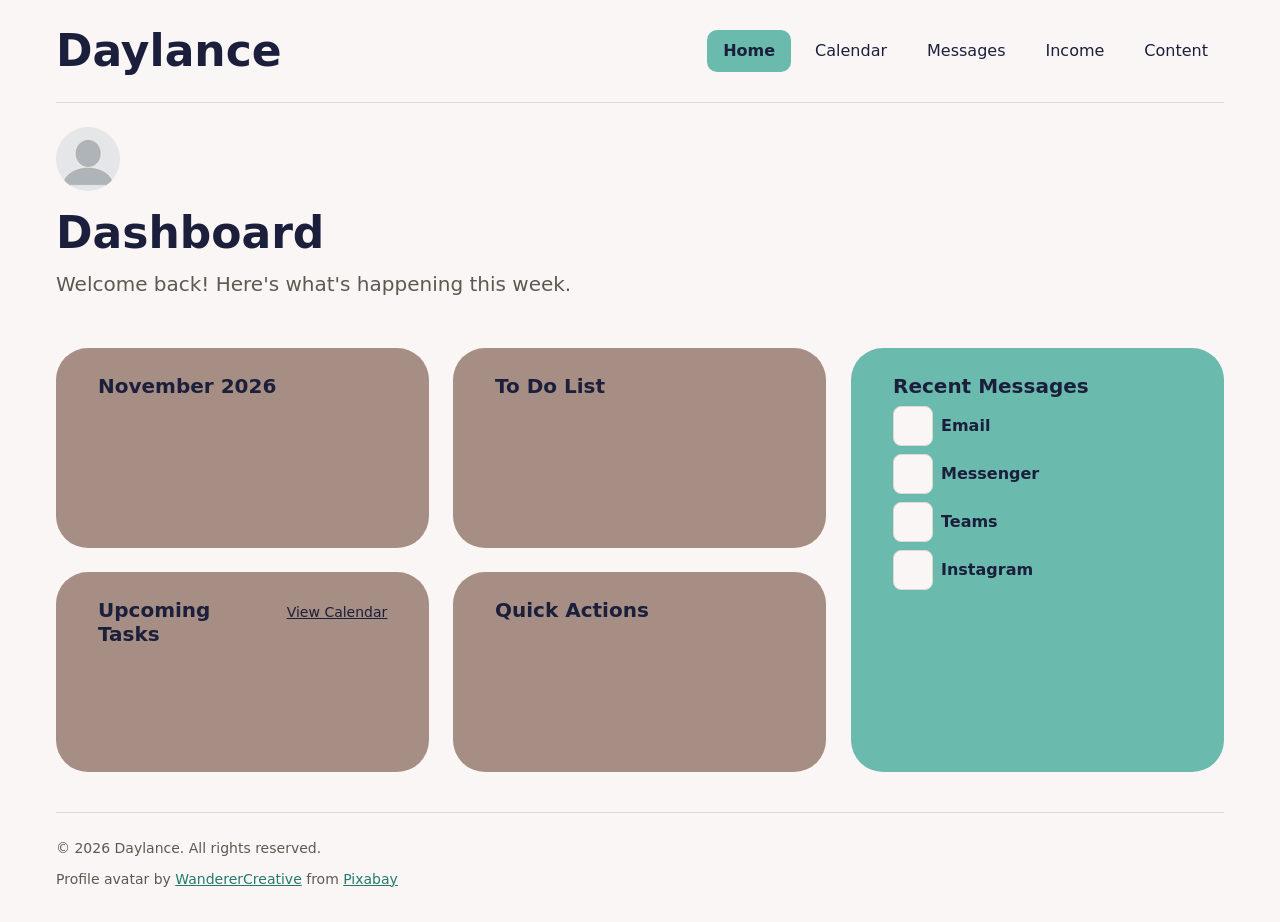
<file: index.html>
<!DOCTYPE html>
<html lang="en">

<head>
    <meta charset="UTF-8">
    <meta name="viewport" content="width=device-width, initial-scale=1.0">
    <title>Organize Your Freelance Life in One Place | Daylance</title>
    <meta name="description"
        content="Stop juggling different apps. Daylance keeps your bookings, client messages, income and content calendar in one place, built for freelancers who do it all.">
    <link rel="canonical" href="https://shep0199.github.io/Daylance/">
    <link rel="stylesheet" href="style.css">
</head>

<body>

    <!-- Accessibility: Skip navigation to main content -->
    <a href="#main-content" class="skip-link">
        Skip to main content
    </a>

    <!-- Wrapper: holds all page content -->
    <div class="wrapper">

        <!-- Header: Daylance branding and website navigation -->

        <header class="site-header">
            <p class="site-name">Daylance</p>

            <!-- Main navigation: one link for each page in the site map -->
            <nav aria-label="Main">
                <ul class="nav-list">
                    <li><a href="index.html" aria-current="page">Home</a></li>
                    <li><a href="calendar.html">Calendar</a></li>
                    <li><a href="messages.html">Messages</a></li>
                    <li><a href="income.html">Income</a></li>
                    <li><a href="content.html">Content</a></li>
                </ul>
            </nav>
        </header>


        <!-- Main: Homepage dashboard content -->
        <main id="main-content" tabindex="-1">
            <!-- Welcome heading -->
            <section id="welcome">
                <img src="images/profile-avatar.jpeg" alt="Your profile picture" width="64" height="64">
                <h1>Dashboard</h1>
                <p>Welcome back! Here's what's happening this week.</p>
            </section>
            <!-- Card row: dashboard cards -->
            <div class="cards">

                <!-- Mini calendar -->
                <section class="card">
                    <div class="card-inner">
                        <h2>November 2026</h2>
                    </div>
                </section>

                <!-- Upcoming tasks -->
                <section class="card">
                    <div class="card-inner">
                        <h2>Upcoming Tasks</h2>
                        <a href="calendar.html">View Calendar</a>
                    </div>
                </section>

                <!-- To-do list -->
                <section class="card">
                    <div class="card-inner">
                        <h2>To Do List</h2>
                    </div>
                </section>

                <!-- Quick actions -->
                <section class="card">
                    <div class="card-inner">
                        <h2>Quick Actions</h2>
                    </div>
                </section>

                <!-- Recent messages: each message is its own article -->
                <section id="messages" class="card card-highlight">
                    <div class="card-inner">
                        <h2>Recent Messages</h2>
                        <article>
                            <h3>Email<span class="visually-hidden"> messages</span></h3>
                        </article>
                        <article>
                            <h3>Messenger<span class="visually-hidden"> messages</span></h3>
                        </article>
                        <article>
                            <h3>Teams<span class="visually-hidden"> messages</span></h3>
                        </article>
                        <article>
                            <h3>Instagram<span class="visually-hidden"> messages</span></h3>
                        </article>
                    </div>
                </section>

            </div> <!-- Closes Dashboard cards container -->

        </main>

        <!-- Footer: Website information -->
        <footer>
            <p>&copy; 2026 Daylance. All rights reserved.</p>
            <p>Profile avatar by <a href="https://pixabay.com/users/wanderercreative-855399/">WandererCreative</a> from
                <a href="https://pixabay.com/vectors/blank-profile-picture-mystery-man-973460/">Pixabay</a>
            </p>
        </footer>
    </div> <!-- Closes Wrapper -->
</body>

</html>

<!-- Accessibility testing: Nov 8, 2026

     1. Keyboard test: PASSED
        - Navigated the whole page using only Tab, Shift+Tab and Enter.
        - Skip link appears on the first Tab and jumps to main content.
        - Focus outline is visible on every link and control, in reading order.

     2. Lighthouse Accessibility audit: PASSED (score 100%)
        - No issues flagged.

     3. W3C Markup Validator: PASSED
        - Zero errors.
-->

<!-- Heading audit: Nov 15, 2026

     1. One <h1> per page: PASSED
        - Moved site name out of <h1> into <p class="site-name">.
        - <h1> now states the page topic: "Dashboard".

     2. Logical <h2> sequence: PASSED
        - Each dashboard card is now an <h2>, since they are separate sections,
          not parts of the welcome message.
        - Message sources (Email, Messenger, Teams, Instagram) are <h3> under
          "Recent Messages".

     3. No skipped levels: PASSED
        - Heading sizes are controlled in CSS, not by heading level.
-->
</file>
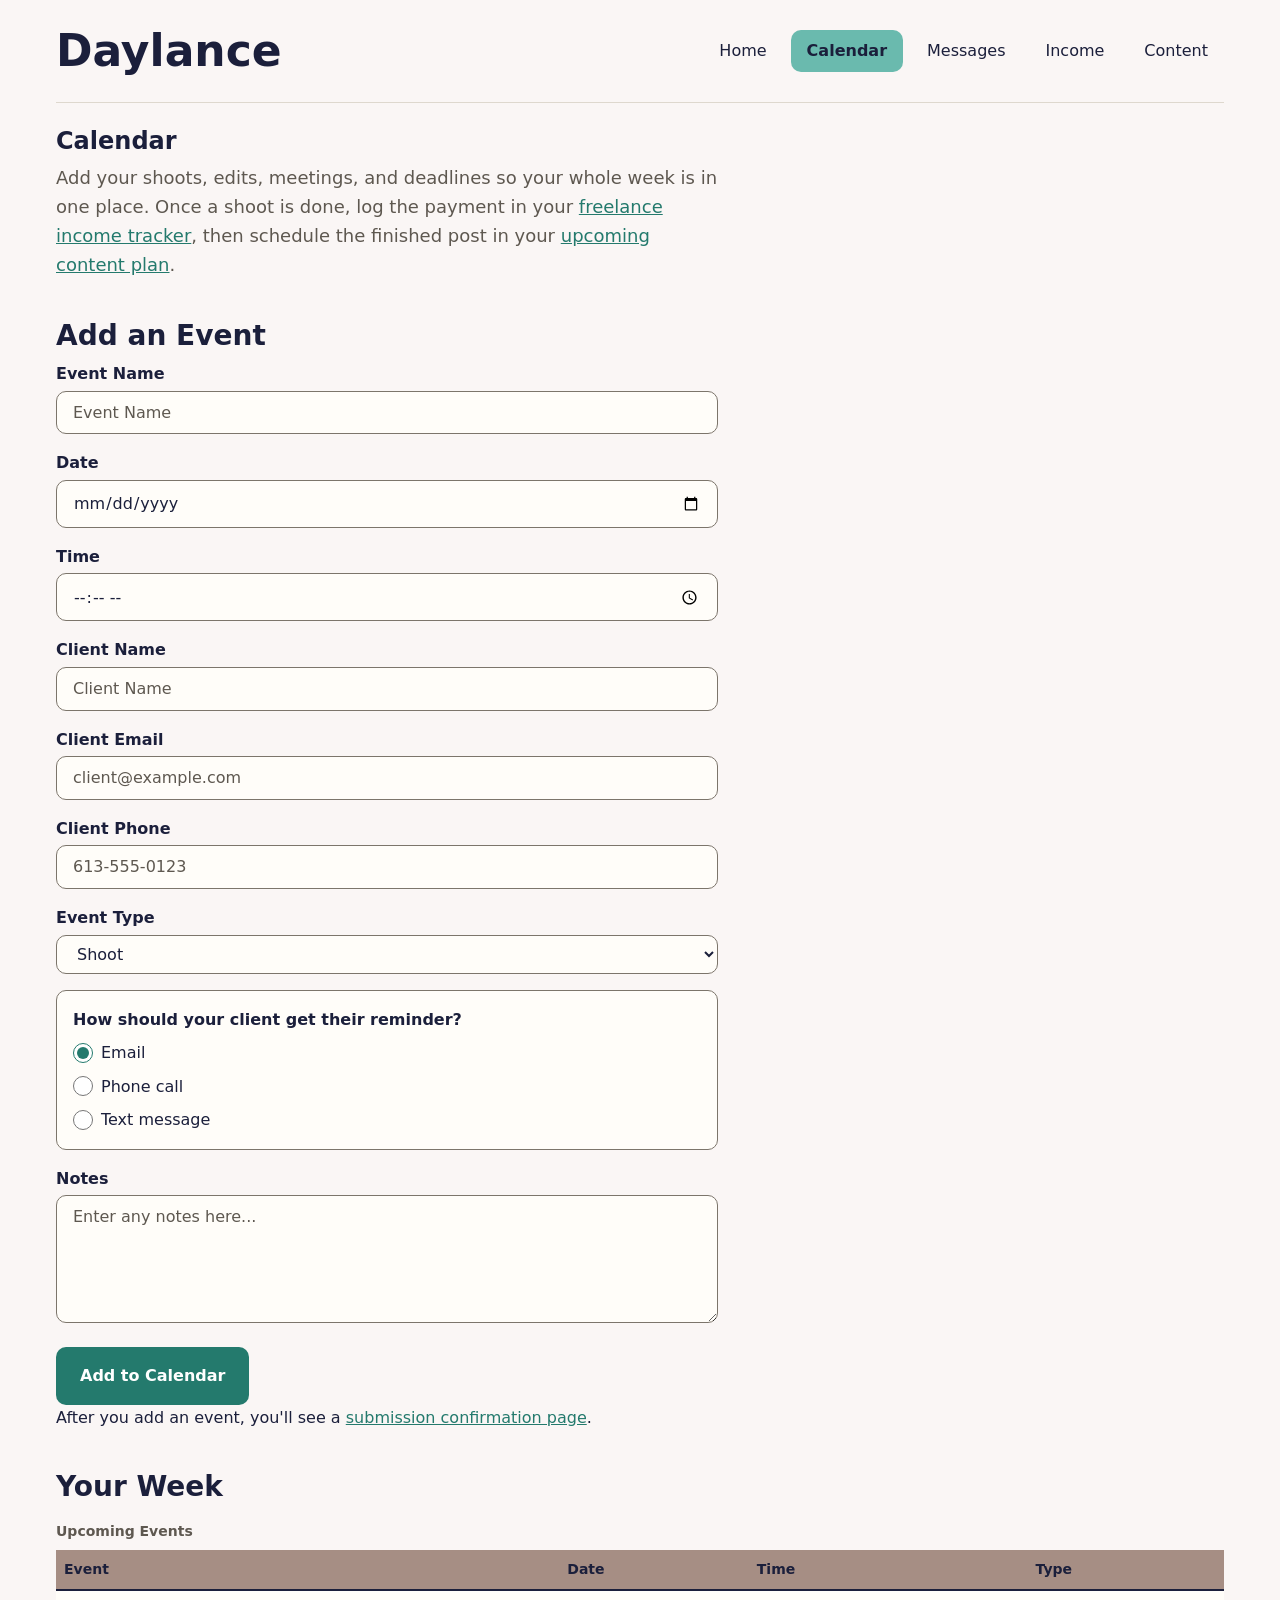
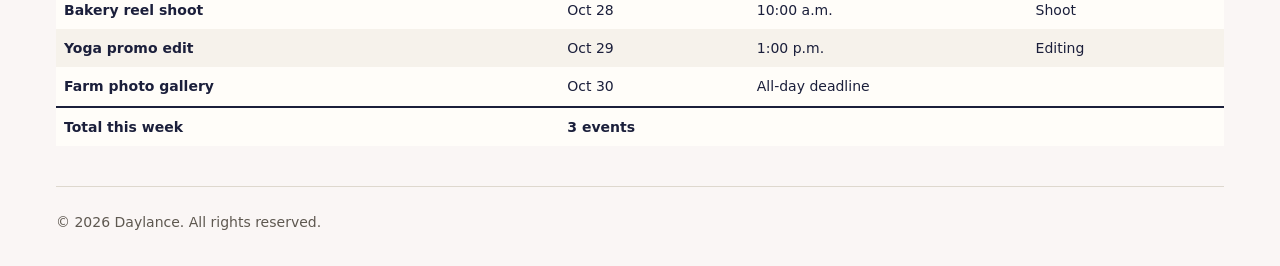
<file: calendar.html>
<!DOCTYPE html>
<html lang="en">

<head>
    <meta charset="UTF-8">
    <meta name="viewport" content="width=device-width, initial-scale=1.0">
    <title>Freelance Booking Calendar | Daylance</title>
    <meta name="description"
        content="Add shoots, edits, client meetings and deadlines to one calendar, and see your whole freelance week at a glance with Daylance.">
    <link rel="canonical" href="https://shep0199.github.io/Daylance/calendar.html">

    <!-- Open Graph: the preview card when this page is shared -->
    <meta property="og:title" content="Freelance Booking Calendar | Daylance">
    <meta property="og:description"
        content="Add shoots, edits, client meetings and deadlines to one calendar, and see your whole freelance week at a glance.">
    <meta property="og:image" content="https://shep0199.github.io/Daylance/images/og-calendar-image.png">
    <meta property="og:image:width" content="1200">
    <meta property="og:image:height" content="630">
    <meta property="og:url" content="https://shep0199.github.io/Daylance/calendar.html">
    <meta property="og:type" content="website">

    <!-- Structured data: the three events in the "Your Week" table -->
    <script type="application/ld+json">
{
  "@context": "https://schema.org",
  "@graph": [
    {
      "@type": "Event",
      "name": "Bakery reel shoot",
      "startDate": "2026-10-28T10:00",
      "description": "Shoot"
    },
    {
      "@type": "Event",
      "name": "Yoga promo edit",
      "startDate": "2026-10-29T13:00",
      "description": "Editing"
    },
    {
      "@type": "Event",
      "name": "Farm photo gallery",
      "startDate": "2026-10-30",
      "description": "All-day deadline"
    }
  ]
}
</script>

    <link rel="stylesheet" href="style.css">
</head>

<body>
    <!-- Accessibility: Skip navigation to main content -->
    <a href="#main-content" class="skip-link">
        Skip to main content
    </a>

    <!-- Wrapper: holds all page content -->
    <div class="wrapper">

        <!-- Header: Daylance branding and website navigation -->

        <header class="site-header">
            <p class="site-name">Daylance</p>

            <!-- Main navigation: one link for each page in the site map -->
            <nav aria-label="Main">
                <ul class="nav-list">
                    <li><a href="index.html">Home</a></li>
                    <li><a href="calendar.html" aria-current="page">Calendar</a></li>
                    <li><a href="messages.html">Messages</a></li>
                    <li><a href="income.html">Income</a></li>
                    <li><a href="content.html">Content</a></li>
                </ul>
            </nav>
        </header>

        <!-- Main: Calendar page content -->
        <main id="main-content" tabindex="-1">

            <!-- Intro -->
            <section id="calendar-intro">
                <h1>Calendar</h1>
                <p>Add your shoots, edits, meetings, and deadlines so your whole week is in one place.
                    Once a shoot is done, log the payment in your <a href="income.html">freelance income tracker</a>,
                    then schedule the finished post in your <a href="content.html">upcoming content plan</a>.</p>
            </section>

            <!-- Form: freelancer adds an event to their calendar -->
            <section id="add-event">
                <h2>Add an Event</h2>

                <!--I used post because the form creates new data (a calendar event) and includes private details like client names and notes. get would put all of that in the URL, where it’s visible, saved in history, and could be resubmitted by accident. get is only for forms that retrieve data, like search-->

                <form action="result.html" method="post">
                    <div>
                        <label for="event-name">Event Name</label>
                        <input type="text" id="event-name" name="eventname" placeholder="Event Name" required>
                    </div>

                    <div>
                        <label for="event-date">Date</label>
                        <input type="date" id="event-date" name="eventdate" required>
                    </div>

                    <div>
                        <label for="event-time">Time</label>
                        <input type="time" id="event-time" name="eventtime">
                    </div>

                    <div>
                        <label for="client-name">Client Name</label>
                        <input type="text" id="client-name" name="clientname" placeholder="Client Name" required>
                    </div>

                    <div>
                        <label for="client-email">Client Email</label>
                        <input type="email" id="client-email" name="clientemail" placeholder="client@example.com"
                            required>
                    </div>

                    <div>
                        <label for="client-phone">Client Phone</label>
                        <input type="tel" id="client-phone" name="clientphone" placeholder="613-555-0123">
                    </div>

                    <div>
                        <label for="event-type">Event Type</label>
                        <select name="eventtype" id="event-type">
                            <option value="shoot">Shoot</option>
                            <option value="edit">Editing</option>
                            <option value="meeting">Meeting or Call</option>
                            <option value="deadline">Deadline</option>
                            <option value="admin">Admin</option>
                        </select>
                    </div>

                    <div>
                        <fieldset>
                            <legend>How should your client get their reminder?</legend>

                            <input type="radio" id="contact-email" name="contactmethod" value="email" checked>
                            <label for="contact-email">Email</label>

                            <input type="radio" id="contact-phone" name="contactmethod" value="phone">
                            <label for="contact-phone">Phone call</label>

                            <input type="radio" id="contact-text" name="contactmethod" value="text">
                            <label for="contact-text">Text message</label>
                        </fieldset>
                    </div>

                    <div>
                        <label for="notes">Notes</label>
                        <textarea name="notes" id="notes" placeholder="Enter any notes here..."></textarea>
                    </div>
                    <div>
                        <button type="submit">Add to Calendar</button>
                    </div>

                </form>
                <p>After you add an event, you'll see a <a href="result.html">submission confirmation page</a>.</p>
            </section>

            <!-- Table: the freelancer's upcoming events -->
            <!-- Sample entries: shows what saved events will look like. Real saving needs JavaScript, added later. -->
            <section id="upcoming-events">
                <h2>Your Week</h2>

                <table>
                    <caption>Upcoming Events</caption>
                    <thead>
                        <tr>
                            <th scope="col">Event</th>
                            <th scope="col">Date</th>
                            <th scope="col">Time</th>
                            <th scope="col">Type</th>
                        </tr>
                    </thead>
                    <tbody>
                        <tr>
                            <th scope="row">Bakery reel shoot</th>
                            <td><time datetime="2026-10-28">Oct 28</time></td>
                            <td>10:00 a.m.</td>
                            <td>Shoot</td>
                        </tr>
                        <tr>
                            <th scope="row">Yoga promo edit</th>
                            <td><time datetime="2026-10-29">Oct 29</time></td>
                            <td>1:00 p.m.</td>
                            <td>Editing</td>
                        </tr>
                        <tr>
                            <th scope="row">Farm photo gallery</th>
                            <td><time datetime="2026-10-30">Oct 30</time></td>
                            <!-- colspan: "All-day deadline" covers both the Time and Type columns -->
                            <td colspan="2">All-day deadline</td>
                        </tr>
                    </tbody>
                    <tfoot>
                        <tr>
                            <th scope="row">Total this week</th>
                            <!-- colspan: one total covers the Date, Time, and Type columns -->
                            <td colspan="3">3 events</td>
                        </tr>
                    </tfoot>

                </table>
            </section>


        </main>

        <!-- Footer: Website information -->
        <footer>
            <p>&copy; 2026 Daylance. All rights reserved.</p>
        </footer>
        <!-- Closes Wrapper -->

    </div>

</body>

</html>

<!-- SEO audit (Week 11): Nov 23, 2026

     Lighthouse SEO before:
        - Tested on Live Server, Lighthouse 13.5.0, Emulated Desktop, SEO only
        - Score: 90
        - Flagged: "Document does not have a meta description"

    Changes:
        1. Moved site name out of <h1> into <p class="site-name">. <h1> is now "Calendar".
        2. Added keyword title, meta description and canonical link (fixes the flagged item).
        3. Added a 1200x630 preview image (images/og-calendar-image.png).
        4. Added og:title, og:description, og:image, og:url and og:type, all with absolute URLs,
           plus og:image:width and og:image:height.
        5. Wrapped table dates in <time datetime> so the year is on the page.
        6. Added Event JSON-LD for the 3 events in the "Your Week" table. I considered
           ItemList (too generic, it only says "a list") and Schedule (meant for repeating
           events, and these happen once). Event fits best because each row is a one-time
           event with a name, date and time. No location, because the page doesn't show one.
        7. Added 2 contextual links in the intro: "freelance income tracker" and "upcoming content plan".
        8. Linked result.html under the form. It was an orphan (only reachable by form submit,
           which fails on GitHub Pages). All 6 pages are now reachable from Home.

     Lighthouse SEO after:
        - Same setup as before
        - Score: 100
        - Cleared: "Document does not have a meta description"

     Validation:
        - Schema Markup Validator: PASSED, 0 errors, 3 Event items detected
        - W3C Markup Validator: PASSED, 0 errors
        - Facebook Sharing Debugger: preview card shows image, title and description.
          Only warning is fb:app_id, which is Facebook-only and not part of Open Graph.
-->
</file>
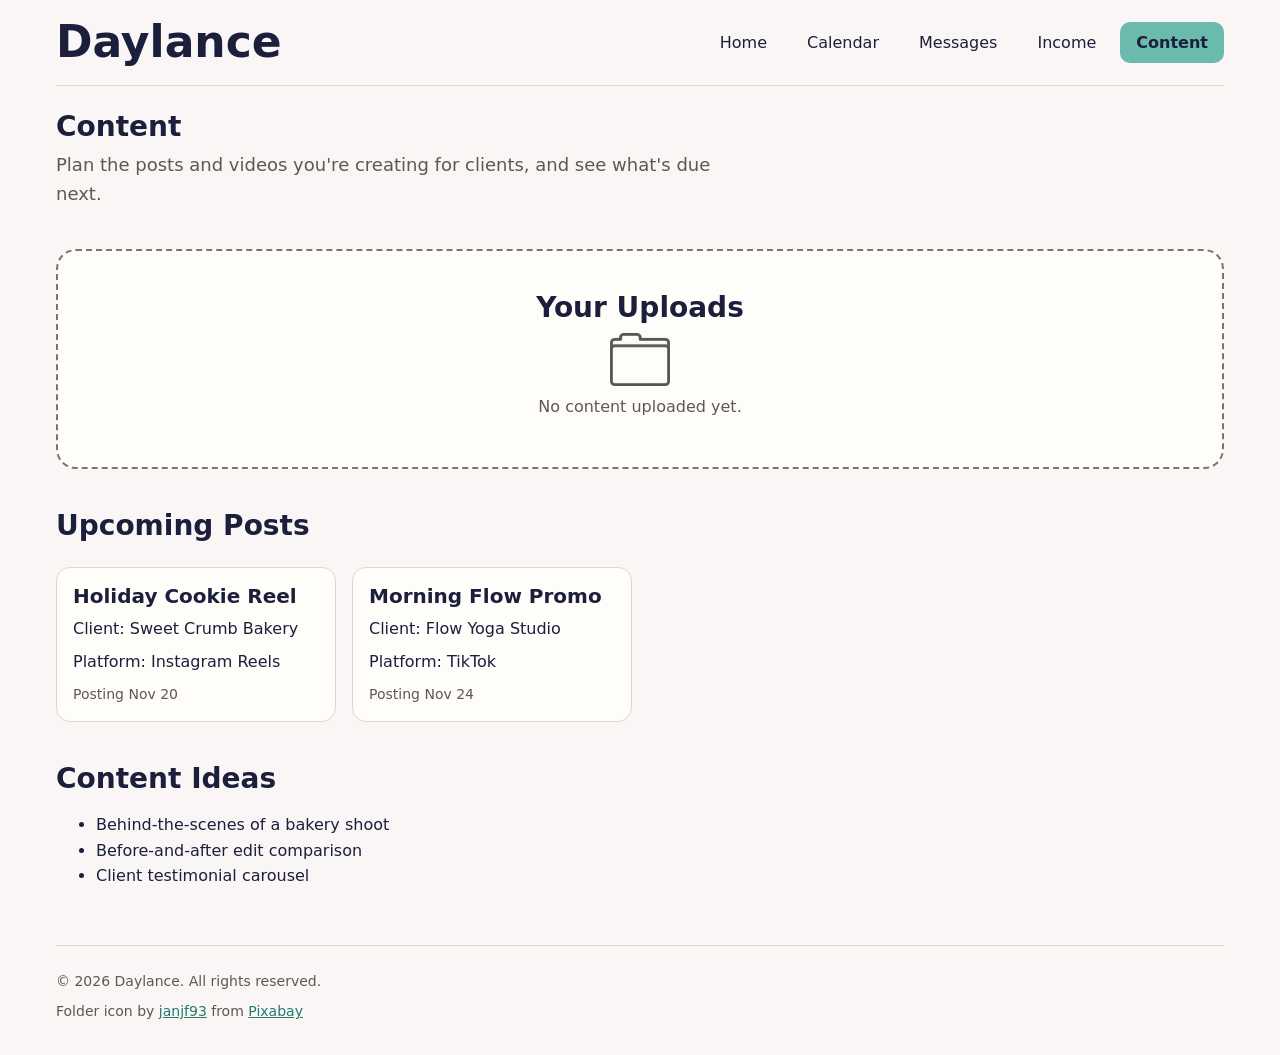
<file: content.html>
<!DOCTYPE html>
<html lang="en">

<head>
    <meta charset="UTF-8">
    <meta name="viewport" content="width=device-width, initial-scale=1.0">
    <title>Daylance | Content</title>
    <link rel="stylesheet" href="style.css">
</head>

<body>
    <!-- Accessibility: Skip navigation to main content -->
    <a href="#main-content" class="skip-link">
        Skip to main content
    </a>

    <!-- Wrapper: holds all page content -->
    <div class="wrapper">

        <!-- Header: Daylance branding and website navigation -->

        <header class="site-header">
            <h1>Daylance</h1>

            <!-- Main navigation: one link for each page in the site map -->
            <nav aria-label="Main">
                <ul class="nav-list">
                    <li><a href="index.html">Home</a></li>
                    <li><a href="calendar.html">Calendar</a></li>
                    <li><a href="messages.html">Messages</a></li>
                    <li><a href="income.html">Income</a></li>
                    <li><a href="content.html" aria-current="page">Content</a></li>
                </ul>
            </nav>
        </header>

        <!-- Main: Content page content -->
        <main id="main-content" tabindex="-1">

            <!-- Intro -->
            <section id="content-intro">
                <h2>Content</h2>
                <p>Plan the posts and videos you're creating for clients, and see what's due next.</p>

            </section>
            <!-- Empty state: shown when the user hasn't uploaded any content yet -->
            <section id="empty-state">
                <h2>Your Uploads</h2>
                <img src="images/folder-icon.png" alt="" width="96" height="85">
                <p>No content uploaded yet.</p>
            </section>

            <!-- Upcoming content: each post is its own article -->
            <section id="upcoming-content">
                <h2>Upcoming Posts</h2>

                <article>
                    <h3>Holiday Cookie Reel</h3>
                    <p>Client: Sweet Crumb Bakery</p>
                    <p>Platform: Instagram Reels</p>
                    <p>Posting <time datetime="2026-11-20">Nov 20</time></p>
                </article>

                <article>
                    <h3>Morning Flow Promo</h3>
                    <p>Client: Flow Yoga Studio</p>
                    <p>Platform: TikTok</p>
                    <p>Posting <time datetime="2026-11-24">Nov 24</time></p>
                </article>
            </section>

            <!-- Ideas: a simple list, not articles, because ideas don't stand on their own -->
            <section id="content-ideas">
                <h2>Content Ideas</h2>
                <ul>
                    <li>Behind-the-scenes of a bakery shoot</li>
                    <li>Before-and-after edit comparison</li>
                    <li>Client testimonial carousel</li>
                </ul>
            </section>

        </main>

        <!-- Footer: Website information -->
        <footer>
            <p>&copy; 2026 Daylance. All rights reserved.</p>
            <p>Folder icon by <a href="https://pixabay.com/users/janjf93-3084263/">janjf93</a> from <a
                    href="https://pixabay.com/vectors/folder-flat-design-icon-symbol-2103508/">Pixabay</a></p>
        </footer>
        <!-- Closes Wrapper -->

    </div>

</body>

</html>

<!-- Accessibility testing: Nov 8, 2026

     1. Keyboard test: PASSED
        - Navigated the whole page using only Tab, Shift+Tab and Enter.
        - Skip link appears on the first Tab and jumps to main content.
        - Focus outline is visible on every link and control, in reading order.

     2. Lighthouse Accessibility audit: PASSED (score 100%)
        - No issues flagged.

     3. W3C Markup Validator: PASSED
        - Zero errors.
-->
</file>
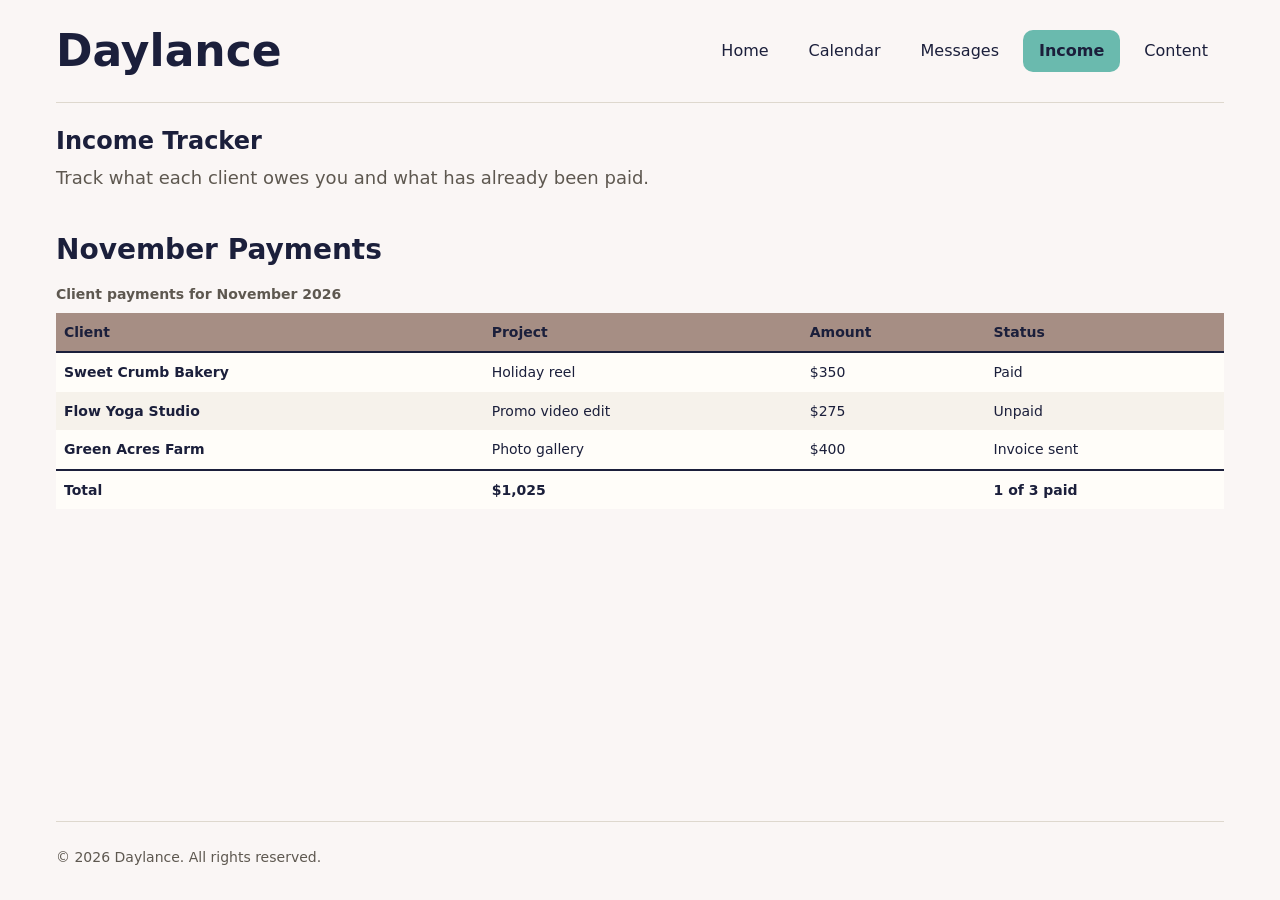
<file: income.html>
<!DOCTYPE html>
<html lang="en">

<head>
    <meta charset="UTF-8">
    <meta name="viewport" content="width=device-width, initial-scale=1.0">
    <title>Income Tracker | Daylance</title>
    <meta name="description"
        content="Log every payment, track unpaid invoices and see your monthly earnings at a glance. Daylance makes freelance money simple, so tax season is never a scramble.">
    <link rel="canonical" href="https://shep0199.github.io/Daylance/income.html">
    <link rel="stylesheet" href="style.css">
</head>

<body>
    <!-- Accessibility: Skip navigation to main content -->
    <a href="#main-content" class="skip-link">
        Skip to main content
    </a>

    <!-- Wrapper: holds all page content -->
    <div class="wrapper">

        <!-- Header: Daylance branding and website navigation -->

        <header class="site-header">
            <p class="site-name">Daylance</p>

            <!-- Main navigation: one link for each page in the site map -->
            <nav aria-label="Main">
                <ul class="nav-list">
                    <li><a href="index.html">Home</a></li>
                    <li><a href="calendar.html">Calendar</a></li>
                    <li><a href="messages.html">Messages</a></li>
                    <li><a href="income.html" aria-current="page">Income</a></li>
                    <li><a href="content.html">Content</a></li>
                </ul>
            </nav>
        </header>

        <!-- Main: Income page content -->
        <main id="main-content" tabindex="-1">

            <!-- Intro -->
            <section id="income-intro">
                <h1>Income Tracker</h1>
                <p>Track what each client owes you and what has already been paid.</p>
            </section>

            <!-- Table: payments this month -->
            <section id="payments">
                <h2>November Payments</h2>

                <table>
                    <caption>Client payments for November 2026</caption>
                    <thead>
                        <tr>
                            <th scope="col">Client</th>
                            <th scope="col">Project</th>
                            <th scope="col">Amount</th>
                            <th scope="col">Status</th>
                        </tr>
                    </thead>
                    <tbody>
                        <tr>
                            <th scope="row">Sweet Crumb Bakery</th>
                            <td>Holiday reel</td>
                            <td>$350</td>
                            <td>Paid</td>
                        </tr>
                        <tr>
                            <th scope="row">Flow Yoga Studio</th>
                            <td>Promo video edit</td>
                            <td>$275</td>
                            <td>Unpaid</td>
                        </tr>
                        <tr>
                            <th scope="row">Green Acres Farm</th>
                            <td>Photo gallery</td>
                            <td>$400</td>
                            <td>Invoice sent</td>
                        </tr>
                    </tbody>
                    <tfoot>
                        <tr>
                            <th scope="row">Total</th>
                            <!-- colspan: the total covers the Project and Amount columns -->
                            <td colspan="2">$1,025</td>
                            <td>1 of 3 paid</td>
                        </tr>
                    </tfoot>
                </table>
            </section>

        </main>

        <!-- Footer: Website information -->
        <footer>
            <p>&copy; 2026 Daylance. All rights reserved.</p>
        </footer>
        <!-- Closes Wrapper -->

    </div>

</body>

</html>

<!-- Accessibility testing: Nov 8, 2026

     1. Keyboard test: PASSED
        - Navigated the whole page using only Tab, Shift+Tab and Enter.
        - Skip link appears on the first Tab and jumps to main content.
        - Focus outline is visible on every link and control, in reading order.

     2. Lighthouse Accessibility audit: PASSED (score 100%)
        - No issues flagged.

     3. W3C Markup Validator: PASSED
        - Zero errors.
-->

<!-- Heading audit: Nov 15, 2026

     1. One <h1> per page: PASSED
        - Moved site name out of <h1> into <p class="site-name">.
        - <h1> now states the page topic: "Income Tracker".

     2. Logical <h2> sequence: PASSED
        - <h2> "November Payments" describes the real table section.

     3. No skipped levels: PASSED
        - Outline: h1 Income Tracker > h2 November Payments.
-->
</file>
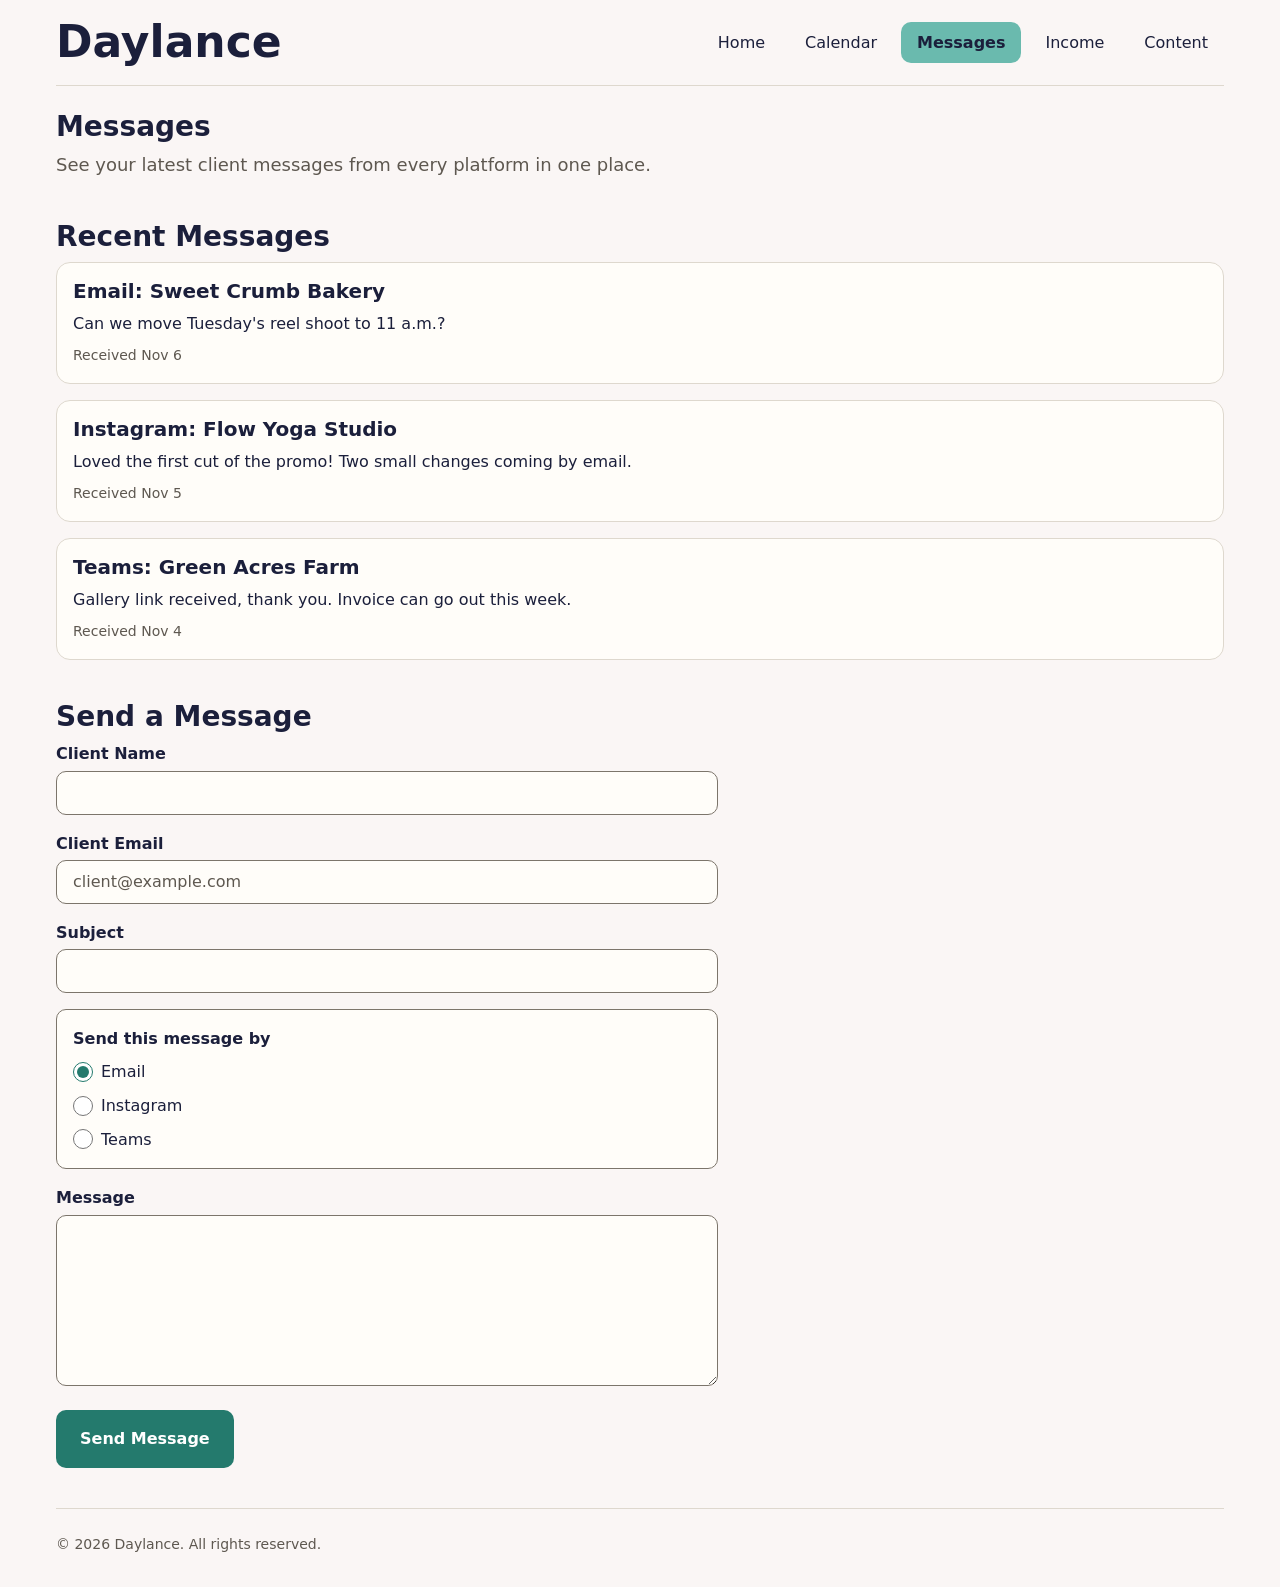
<file: messages.html>
<!DOCTYPE html>
<html lang="en">

<head>
    <meta charset="UTF-8">
    <meta name="viewport" content="width=device-width, initial-scale=1.0">
    <title>Daylance | Messages</title>
    <link rel="stylesheet" href="style.css">
</head>

<body>
    <!-- Accessibility: Skip navigation to main content -->
    <a href="#main-content" class="skip-link">
        Skip to main content
    </a>

    <!-- Wrapper: holds all page content -->
    <div class="wrapper">

        <!-- Header: Daylance branding and website navigation -->

        <header class="site-header">
            <h1>Daylance</h1>

            <!-- Main navigation: one link for each page in the site map -->
            <nav aria-label="Main">
                <ul class="nav-list">
                    <li><a href="index.html">Home</a></li>
                    <li><a href="calendar.html">Calendar</a>
                    <li><a href="messages.html" aria-current="page">Messages</a></li>
                    <li><a href="income.html">Income</a></li>
                    <li><a href="content.html">Content</a></li>
                </ul>
            </nav>
        </header>

        <!-- Main: Messages page content -->
        <main id="main-content" tabindex="-1">
            <!-- Intro -->
            <section id="messages-intro">
                <h2>Messages</h2>
                <p>See your latest client messages from every platform in one place.</p>
            </section>

            <!-- Inbox: each message is its own article because it makes sense on its own -->
            <section id="inbox">
                <h2>Recent Messages</h2>

                <article>
                    <h3>Email: Sweet Crumb Bakery</h3>
                    <p>Can we move Tuesday's reel shoot to 11 a.m.?</p>
                    <p>Received <time datetime="2026-11-06">Nov 6</time></p>
                </article>

                <article>
                    <h3>Instagram: Flow Yoga Studio</h3>
                    <p>Loved the first cut of the promo! Two small changes coming by email.</p>
                    <p>Received <time datetime="2026-11-05">Nov 5</time></p>
                </article>

                <article>
                    <h3>Teams: Green Acres Farm</h3>
                    <p>Gallery link received, thank you. Invoice can go out this week.</p>
                    <p>Received <time datetime="2026-11-04">Nov 4</time></p>
                </article>
            </section>

            <!-- Contact form: freelancer sends a message to a client -->
            <section id="send-message">
                <h2>Send a Message</h2>

                <!-- post: this form sends new data (a message) with a client's email, so it should not appear in the URL -->
                <form action="result.html" method="post">
                    <div>
                        <label for="msg-client-name">Client Name</label>
                        <input type="text" id="msg-client-name" name="clientname" required>
                    </div>

                    <div>
                        <label for="msg-client-email">Client Email</label>
                        <input type="email" id="msg-client-email" name="clientemail" placeholder="client@example.com"
                            required>
                    </div>

                    <div>
                        <label for="msg-subject">Subject</label>
                        <input type="text" id="msg-subject" name="subject" required>
                    </div>

                    <fieldset>
                        <legend>Send this message by</legend>

                        <input type="radio" id="send-email" name="platform" value="email" checked>
                        <label for="send-email">Email</label>

                        <input type="radio" id="send-instagram" name="platform" value="instagram">
                        <label for="send-instagram">Instagram</label>

                        <input type="radio" id="send-teams" name="platform" value="teams">
                        <label for="send-teams">Teams</label>
                    </fieldset>

                    <div>
                        <label for="msg-body">Message</label>
                        <textarea id="msg-body" name="message" rows="6" required></textarea>
                    </div>

                    <div>
                        <button type="submit">Send Message</button>
                    </div>
                </form>
            </section>



        </main>

        <!-- Footer: Website information -->
        <footer>
            <p>&copy; 2026 Daylance. All rights reserved.</p>
        </footer>
        <!-- Closes Wrapper -->

    </div>

</body>

</html>

<!-- Accessibility testing: Nov 8, 2026

     1. Keyboard test: PASSED
        - Navigated the whole page using only Tab, Shift+Tab and Enter.
        - Skip link appears on the first Tab and jumps to main content.
        - Focus outline is visible on every link and control, in reading order.

     2. Lighthouse Accessibility audit: PASSED (score 100%)
        - No issues flagged.

     3. W3C Markup Validator: PASSED
        - Zero errors.
-->
</file>
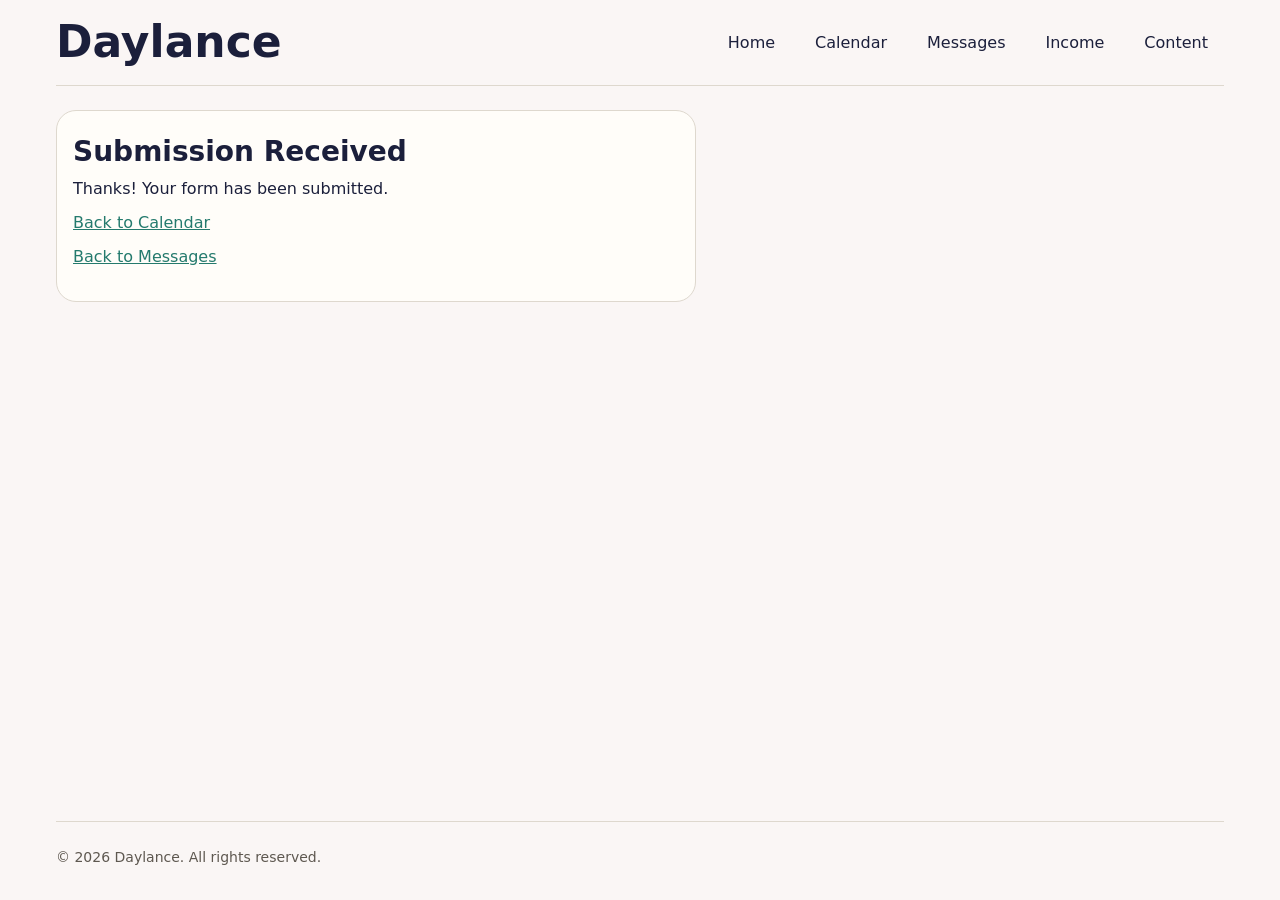
<file: result.html>
<!DOCTYPE html>
<html lang="en">

<head>
    <meta charset="UTF-8">
    <meta name="viewport" content="width=device-width, initial-scale=1.0">
    <title>Daylance | Submission Received</title>
    <link rel="stylesheet" href="style.css">
</head>

<body>
    <!-- Accessibility: Skip navigation to main content -->
    <a href="#main-content" class="skip-link">
        Skip to main content
    </a>

    <!-- Wrapper: holds all page content -->
    <div class="wrapper">

        <!-- Header: Daylance branding and website navigation -->

        <header class="site-header">
            <h1>Daylance</h1>

            <!-- Main navigation: one link for each page in the site map -->
            <nav aria-label="Main">
                <ul class="nav-list">
                    <li><a href="index.html">Home</a></li>
                    <li><a href="calendar.html">Calendar</a></li>
                    <li><a href="messages.html">Messages</a></li>
                    <li><a href="income.html">Income</a></li>
                    <li><a href="content.html">Content</a></li>
                </ul>
            </nav>
        </header>

        <!-- Main: confirmation shown after any form is submitted -->
        <main id="main-content" tabindex="-1">
            <section id="results">
                <h2>Submission Received</h2>
                <p>Thanks! Your form has been submitted.</p>
                <p><a href="calendar.html">Back to Calendar</a></p>
                <p><a href="messages.html">Back to Messages</a></p>
            </section>
        </main>

        <!-- Footer: Website information -->
        <footer>
            <p>&copy; 2026 Daylance. All rights reserved.</p>
        </footer>

    </div>
    <!-- Closes Wrapper -->


</body>

</html>
</file>
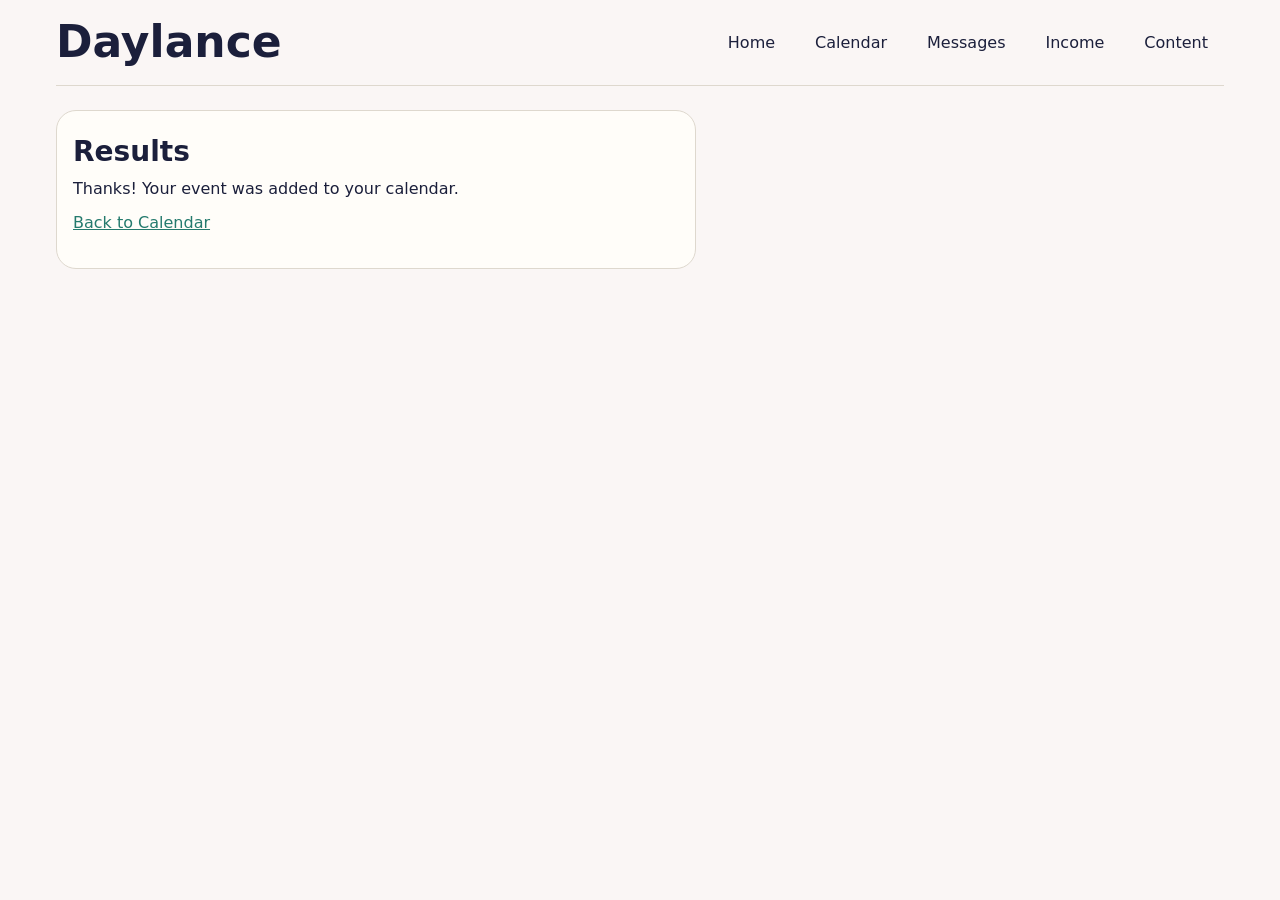
<file: results.html>
<!DOCTYPE html>
<html lang="en">
<head>
    <meta charset="UTF-8">
    <meta name="viewport" content="width=device-width, initial-scale=1.0">
    <title>Daylance | Results</title>
    <link rel="stylesheet" href="style.css">
</head>
<body>
    <!-- Accessibility: Skip navigation to main content -->
<a href="#main-content" class="skip-link">
  Skip to main content
</a>

 <!-- Wrapper: holds all page content -->
     <div class="wrapper">

 <!-- Header: Daylance branding and website navigation -->
    
        <header class="site-header">
            <h1>Daylance</h1>
    
<!-- Main navigation: one link for each page in the site map -->
     <nav aria-label="Main">
        <ul class="nav-list">
                <li><a href="index.html">Home</a></li>
                <li><a href="calendar.html">Calendar</a></li>
                <li><a href="messages.html">Messages</a></li>
                <li><a href="income.html">Income</a></li>
                <li><a href="content.html">Content</a></li>
            </ul>
        </nav>
    </header>

<!-- Main: confirmation shown after the form is submitted -->
 <main id="main-content" tabindex="-1">
    <section id="results">
        <h2>Results</h2>
        <p>Thanks! Your event was added to your calendar.</p>
        <p><a href="calendar.html">Back to Calendar</a></p>
    </section>
</main>

</div>

</body>
</html>
</file>
<file: style.css>
/* =====================================================
   Week 11 UPDATED: Daylance colour palette - Light and Dark Themes
   Named by purpose rather than appearance.

   Name          Light     Dark      Used for
   Page          #FAF6F5   #201D1B   page background
   Card          #A68E84   #493D37   dashboard cards
   Brand tint    #6ABAAE   #294C45   nav and highlighted card
   Brand         #247A6D   #247A6D   buttons and accents
   Link          #247A6D   #8DDCC8   links
   Brand hover   #1B6056   #1B6056   button hover
   Text          #1B1F3B   #F5F0EC   main text and headings
   Muted         #5E5850   #C7BEB7   secondary text
   Surface       #FFFDF9   #302A27   forms, tables and tiles
   Divider       #DED8CE   #5C514B   decorative borders
   Field border  #7C756B   #A99B91   form borders
   Stripe        #F6F2EB   #39312D   alternating table rows
   Button text   #FFFFFF   #FFFFFF   text on buttons
   Focus         #6C3205   #F5BF76   keyboard focus
   Card hover    #1B1F3B   #8DDCC8   card hover border

   Contrast testing
   Checked using https://webaim.org/resources/contrastchecker/
   Text requires 4.5:1 and meaningful UI borders require 3:1.

   Dark theme text
   Main text on page: 14.81:1
   Main text on cards: 9.25:1
   Main text on brand tint: 8.38:1
   Main text on surface: 12.49:1
   Main text on stripe: 11.24:1
   Muted text on page: 9.16:1
   Muted text on surface: 7.72:1
   Muted text on card: 5.72:1
   Muted text on brand tint: 5.18:1
   Link on page: 10.54:1
   Link on surface: 8.88:1
   Link on card: 6.58:1
   Link on brand tint: 5.96:1
   Button text on brand: 5.15:1
   Button text on brand hover: 7.36:1

   Dark theme borders and focus states
   Field border on surface: 5.24:1
   Field border on page: 6.21:1
   Focus on page: 10.05:1
   Focus on card: 6.28:1
   Focus on brand tint: 5.69:1
   Focus on surface: 8.48:1
   Card hover border on card: 6.58:1
   Card hover border on brand tint: 5.96:1
   Radio button on surface: 8.88:1
   Placeholder text (muted) on surface: 7.72:1

   Light theme text
   Main text on page: 14.98:1
   Main text on cards: 5.23:1
   Main text on brand tint: 7.08:1
   Main text on surface: 15.83:1
   Main text on stripe: 14.41:1
   Muted text on page: 6.55:1
   Muted text on surface: 6.92:1
   Link on page: 4.80:1
   Link on surface: 5.07:1
   Button text on brand: 5.15:1
   Button text on brand hover: 7.36:1

   Light theme borders and focus states
   Field border on surface: 4.48:1
   Field border on page: 4.24:1
   Focus on page: 9.33:1
   Focus on card: 3.26:1
   Focus on brand tint: 4.41:1
   Focus on surface: 9.86:1
   Card hover border on card: 5.23:1
   Card hover border on brand tint: 7.08:1
   Radio button on surface: 5.07:1
   Placeholder text (muted) on surface: 6.92:1

   Light theme pairs that fail
   Muted text on card: 2.28:1 and link on card: 1.67:1.
   Neither colour is used on cards, so these pairs never appear.

   Changes made because of testing
   The original green card hover border did not have enough
   contrast in dark mode, so I created a separate variable for
   the hover border and used a lighter green in dark mode
   without changing the button colour.
   Focus darkened from #B45309 to #6C3205 (same hue) because the
   original failed 3:1 on cards (1.63:1) and brand tint (2.21:1).

   The dark theme uses the same styling rules as the
   light theme. Only the colour variables are overridden.
   ===================================================== */

:root {
    color-scheme: light dark;

    /* Colour, named for purpose (same order as the palette table) */
    --colour-page: #FAF6F5;
    --colour-card: #A68E84;
    --colour-brand-tint: #6ABAAE;
    --colour-brand: #247A6D;
    --colour-link: #247A6D;
    --colour-brand-hover: #1B6056;
    --colour-text: #1B1F3B;
    --colour-muted: #5E5850;
    --colour-surface: #FFFDF9;
    --colour-divider: #DED8CE;
    --colour-border: #7C756B;
    --colour-stripe: #F6F2EB;
    --colour-on-brand: #FFFFFF;
    --colour-focus: #6C3205;
    --colour-card-hover: var(--colour-text);

    /* Spacing, on a consistent scale */
    --space-xs: 0.25rem;
    --space-sm: 0.5rem;
    --space-md: 1rem;
    --space-lg: 1.5rem;
    --space-xl: 2.5rem;

    /* Border radius */
    --radius-control: 10px;
    --radius-card: 20px;
    --radius-card-large: 32px;
    --radius-tile: 14px;
    --radius-icon: 8px;
    --radius-avatar: 50%;

    /* Type sizes */
    --size-small: 0.875rem;
    --size-body: 1rem;
    --size-lead: 1.125rem;
    --size-subheading: 1.25rem;

    /* Border widths */
    --border-width: 1px;
    --border-width-strong: 2px;
    --focus-width: 3px;
}

@media (prefers-color-scheme: dark) {
    :root {
        --colour-page: #201D1B;
        --colour-card: #493D37;
        --colour-brand-tint: #294C45;
        --colour-link: #8DDCC8;
        --colour-text: #F5F0EC;
        --colour-muted: #C7BEB7;
        --colour-surface: #302A27;
        --colour-divider: #5C514B;
        --colour-border: #A99B91;
        --colour-stripe: #39312D;
        --colour-focus: #F5BF76;
        --colour-card-hover: var(--colour-link);
    }
}

/* Base */

/* Padding and border sit inside an element's width */
*,
*::before,
*::after {
    box-sizing: border-box;
}

/* Typographic baseline: rem sizes, readable line-height, full font stack */
html {
    font-size: 100%;
}

body {
    margin: 0;
    font-family: system-ui, "Segoe UI", Roboto, "Helvetica Neue", Arial, sans-serif;
    font-size: var(--size-body);
    line-height: 1.6;
    color: var(--colour-text);
    background-color: var(--colour-page);
}

h1,
h2,
h3,
h4 {
    line-height: 1.2;
    margin: 0 0 var(--space-sm);
}

h2 {
    font-size: 1.75rem;
}

h3 {
    font-size: var(--size-subheading);
}

h4 {
    font-size: var(--size-body);
}

p {
    margin: 0 0 var(--space-sm);
}

a {
    color: var(--colour-link);
}

/* Responsive images */
img {
    max-width: 100%;
    height: auto;
}

/*  Wrapper */

/* Grid page layout: header, main and footer stacked in 3 rows. main gets 1fr so the footer stays at the bottom on short pages. */
.wrapper {
    display: grid;
    grid-template-rows: auto 1fr auto;
    min-height: 100dvh;
    max-width: 75rem;
    margin: 0 auto;
    padding: 0 var(--space-md);
}

main {
    padding: var(--space-lg) 0 var(--space-xl);
}

/* Space between sections on every page */
main>section+section,
main>section+.cards {
    margin-top: var(--space-xl);
}

/* Navigation bar */

/* Flexbox use 1, mobile base: site name stacked above the links */
.site-header {
    display: flex;
    flex-direction: column;
    align-items: flex-start;
    gap: var(--space-sm);
    padding: var(--space-md) 0;
    border-bottom: var(--border-width) solid var(--colour-divider);
}

/* Fluid font size: grows with the screen, never smaller than 1.75rem or bigger than 2.75rem */
.site-header h1,
.site-name {
    font-size: clamp(1.75rem, 1rem + 3vw, 2.75rem);
    font-weight: 800;
    margin: 0;
}

/* Flexbox use 2: links wrap to a new line instead of squishing.
   Nested component: "a" with no & is a descendant (.nav-list a).
   &:hover attaches to the link itself (.nav-list a:hover). */
.nav-list {
    display: flex;
    flex-wrap: wrap;
    gap: var(--space-xs) var(--space-sm);
    list-style: none;
    margin: 0;
    padding: 0;

    /* Descendant: the links inside the list */
    a {
        display: block;
        padding: var(--space-sm) var(--space-md);
        border-radius: var(--radius-control);
        color: var(--colour-text);
        text-decoration: none;

        /* Hover and keyboard focus on the link itself */
        &:hover,
        &:focus-visible {
            background-color: var(--colour-brand-tint);
        }

        /* Highlights the current page */
        &[aria-current="page"] {
            background-color: var(--colour-brand-tint);
            font-weight: 700;
        }
    }
}

/* Welcome */

/* Left-aligned like the mockup. This used to be my centring exercise:

   Prediction: with flex-direction: column, the heading and the paragraph
   will stack on top of each other instead of sitting side by side, and
   they will still be centred.

   Result: the heading and paragraph stacked on top of each other and
   stayed centred, so my prediction was right. */
#welcome {
    display: flex;
    flex-direction: column;
    align-items: flex-start;
}

#welcome img {
    border-radius: var(--radius-avatar);
    margin-bottom: var(--space-md);
}

#welcome h1 {
    font-size: clamp(2rem, 1.5rem + 2vw, 2.75rem);
    font-weight: 800;
}

#welcome p {
    color: var(--colour-muted);
    font-size: var(--size-subheading);
}

/* Card row */

/* Grid use 1, mobile base: cards in a single column */
.cards {
    display: grid;
    grid-template-columns: 1fr;
    gap: var(--space-lg);
}

/* Each card is a container, so its layout can react to its own width. On phones, 
cards have a thin divider border; on desktop the border is transparent until hover. */
.card {
    --card-background: var(--colour-card);

    padding: var(--space-lg);
    background-color: var(--card-background);
    border: var(--border-width-strong) solid var(--colour-divider);
    border-radius: var(--radius-card);
    container-type: inline-size;
    container-name: card;
}

/* Highlighted card variant, built by variable override only.
   .card sets background-color: var(--card-background).
   var() is resolved on each element using that element's own
   value of the variable. .card-highlight has the same specificity
   as .card and comes later, so on a highlighted card
   --card-background becomes the brand tint. The background-color
   property is never redeclared, only the variable changes. */
.card-highlight {
    --card-background: var(--colour-brand-tint);
}

/* Hover and focus states on the cards */
.card:hover,
.card:focus-within {
    border-color: var(--colour-card-hover);
}

/* Card heading on the left, link (like "View all") on the right */
.card-inner {
    display: grid;
    grid-template-columns: 1fr auto;
    align-items: baseline;
    gap: var(--space-sm);
}

.card-inner h2 {
    margin: 0;
    font-size: var(--size-subheading);
}

.card-inner>a {
    color: var(--colour-text);
    font-size: var(--size-small);
}

/* Responsive layout observation: At approximately 528px, the navigation becomes cramped as the site name and links sit too close together. The cards wrap into a single column as intended. */

/* Recent messages */

/* Flexbox use 3: each message spans the card, with the icon square and message name in a row */
#messages article {
    grid-column: 1 / -1;
    display: flex;
    align-items: center;
    gap: var(--space-sm);
}

/* The icon square from my mockup, drawn with a pseudo-element */
#messages article::before {
    content: "";
    width: 2.5rem;
    height: 2.5rem;
    flex-shrink: 0;
    background-color: var(--colour-page);
    border: var(--border-width) solid var(--colour-divider);
    border-radius: var(--radius-icon);
}

#messages h3 {
    margin: 0;
    font-size: var(--size-body);
}

/* Inner pages */

/* Intro text under each page heading */
#calendar-intro p,
#messages-intro p,
#income-intro p,
#content-intro p {
    color: var(--colour-muted);
    font-size: var(--size-lead);
}

/* Keep lines of text readable on wide screens */
#calendar-intro,
#add-event,
#messages-intro,
#income-intro,
#content-intro,
#send-message {
    max-width: 65ch;
}

/* Message and post tiles on the Messages and Content pages */
#inbox article,
#upcoming-content article {
    margin-bottom: var(--space-md);
    padding: var(--space-md);
    background-color: var(--colour-surface);
    border: var(--border-width) solid var(--colour-divider);
    border-radius: var(--radius-tile);
}

#inbox article p:last-child,
#upcoming-content article p:last-child {
    color: var(--colour-muted);
    font-size: var(--size-small);
    margin-bottom: 0;
}

/* Grid use 2: upcoming posts fill as many columns as fit */
#upcoming-content {
    display: grid;
    grid-template-columns: repeat(auto-fill, minmax(16rem, 1fr));
    gap: var(--space-md);
}

#upcoming-content h2 {
    grid-column: 1 / -1;
}

#upcoming-content article {
    margin-bottom: 0;
}

/* Empty uploads box: dashed border so it reads as "nothing here yet" */
#empty-state {
    display: flex;
    flex-direction: column;
    align-items: center;
    text-align: center;
    padding: var(--space-xl) var(--space-md);
    background-color: var(--colour-surface);
    border: var(--border-width-strong) dashed var(--colour-border);
    border-radius: var(--radius-card);
}

#empty-state p {
    color: var(--colour-muted);
    margin-top: var(--space-sm);
}

/* Resize empty uploads folder icon */
#empty-state img {
    width: 3.75rem;
    height: auto;
}

/* Confirmation page */
#results {
    max-width: 40rem;
    padding: var(--space-lg) var(--space-md);
    background-color: var(--colour-surface);
    border: var(--border-width) solid var(--colour-divider);
    border-radius: var(--radius-card);
}

/* Forms */

/* Grid use 3: form fields stacked with even spacing */
form {
    display: grid;
    gap: var(--space-md);
}

/* Form labels */
form>div>label {
    display: block;
    margin-bottom: var(--space-xs);
    font-weight: 600;
}

/* Consistent font styling for form controls */
input,
select,
textarea,
button {
    font: inherit;
    color: inherit;
}

/* Responsive form fields */
form input:not([type="radio"]),
form select,
form textarea {
    width: 100%;
    min-width: 0;
    padding: var(--space-sm) var(--space-md);
    background-color: var(--colour-surface);
    border: var(--border-width) solid var(--colour-border);
    border-radius: var(--radius-control);
}

textarea {
    min-height: 8rem;
}

/* Placeholder text uses the muted colour so it stays readable in both themes */
::placeholder {
    color: var(--colour-muted);
    opacity: 1;
}

/* iOS Safari fix: date and time fields ignore width: 100% until Safari's built-in styling is turned off. min-height keeps them the same height as the other fields when empty. */
input[type="date"],
input[type="time"] {
    -webkit-appearance: none;
    appearance: none;
    display: block;
    min-height: 3rem;
}


/* Grid use 4: radio buttons and labels */
fieldset {
    display: grid;
    grid-template-columns: auto 1fr;
    align-items: center;
    gap: var(--space-sm);
    margin: 0;
    padding: var(--space-md);
    background-color: var(--colour-surface);
    border: var(--border-width) solid var(--colour-border);
    border-radius: var(--radius-control);
}

/* Fieldset question */
legend {
    float: left;
    grid-column: 1 / -1;
    width: 100%;
    padding: 0;
    font-weight: 600;
}

/* Radio button styling */
fieldset input[type="radio"] {
    width: 1.25rem;
    height: 1.25rem;
    margin: 0;
    accent-color: var(--colour-link);
}

/* Form buttons */
button {
    padding: var(--space-md) var(--space-lg);
    background-color: var(--colour-brand);
    color: var(--colour-on-brand);
    font-weight: 600;
    border: 0;
    border-radius: var(--radius-control);
    cursor: pointer;
}

/* Button interactions */
button:hover,
button:focus-visible {
    background-color: var(--colour-brand-hover);
}

/* Tables */

/* Table: left-align text so it lines up with the rest of the page */
table {
    width: 100%;
    border-collapse: collapse;
    background-color: var(--colour-surface);
    font-size: var(--size-small);
}

caption,
th,
td {
    text-align: left;
    padding: var(--space-sm);
}

caption {
    padding-left: 0;
    color: var(--colour-muted);
    font-weight: 600;
}

thead th {
    background-color: var(--colour-card);
    border-bottom: var(--border-width-strong) solid var(--colour-text);
}

tbody tr:nth-child(even) {
    background-color: var(--colour-stripe);
}

tfoot th,
tfoot td {
    font-weight: 700;
    border-top: var(--border-width-strong) solid var(--colour-text);
}

/* Footer */

footer {
    padding: var(--space-lg) 0;
    border-top: var(--border-width) solid var(--colour-divider);
    color: var(--colour-muted);
    font-size: var(--size-small);
}

/* Accessibility */

/* Skip link: hidden above the page until a keyboard user tabs to it */
.skip-link {
    position: absolute;
    top: -100px;
    left: 0;
    z-index: 100;
    background-color: var(--colour-surface);
    color: var(--colour-text);
    padding: var(--space-sm) var(--space-md);
}

.skip-link:focus-visible {
    top: 0;
}

/* Visually hidden: read by screen readers, not shown on screen */
.visually-hidden {
    position: absolute;
    width: 1px;
    height: 1px;
    margin: -1px;
    padding: 0;
    overflow: hidden;
    clip-path: inset(50%);
    white-space: nowrap;
    border: 0;
}

/* Focus: a clear outline on everything a keyboard user can reach */
a:focus-visible,
button:focus-visible,
input:focus-visible,
select:focus-visible,
textarea:focus-visible {
    outline: var(--focus-width) solid var(--colour-focus);
    outline-offset: var(--focus-width);
}

/* ===== Breakpoints (mobile-first) ===== */


/* 600px: 2 card columns. At 599px one card was over 550px wide with lots of empty space. */
@media (min-width: 600px) {
    .cards {
        grid-template-columns: repeat(2, 1fr);
    }

    #messages {
        grid-column: span 2;
    }
}

/* 720px: header goes side by side. Was 600px, but with padding on the nav links they wrapped onto 2 rows next to "Daylance" until about 700px. */
@media (min-width: 720px) {
    .site-header {
        flex-direction: row;
        justify-content: space-between;
        align-items: center;
    }
}

/* 880px: desktop dashboard from my mockup. grid-auto-flow: column fills each column top to bottom, so Recent Messages becomes a tall column on the right. */
@media (min-width: 880px) {
    .cards {
        grid-template-columns: repeat(3, 1fr);
        grid-template-rows: auto auto;
        grid-auto-flow: column;
    }

    #messages {
        grid-column: auto;
        grid-row: span 2;
    }

    .card {
        min-height: 12.5rem;
        padding: var(--space-lg) var(--space-xl);
        border-color: transparent;
        border-radius: var(--radius-card-large);
    }
}

/* Container query: once a card is 500px+ wide, its items sit side by side */
@container card (min-width: 500px) {
    .card-inner {
        display: grid;
        grid-template-columns: repeat(auto-fit, minmax(8.75rem, 1fr));
        gap: var(--space-md);
    }

    .card-inner h2 {
        grid-column: 1 / -1;
    }

    #messages article {
        grid-column: auto;
    }
}

/* Reduced motion: respects visitors who have asked their system to reduce animation.
   !important is one of the few legitimate uses here, because this rule has to override any other rule that sets motion. */
@media (prefers-reduced-motion: reduce) {

    *,
    *::before,
    *::after {
        animation-duration: 0.01ms !important;
        animation-iteration-count: 1 !important;
        transition-duration: 0.01ms !important;
        scroll-behavior: auto !important;
    }
}
</file>
